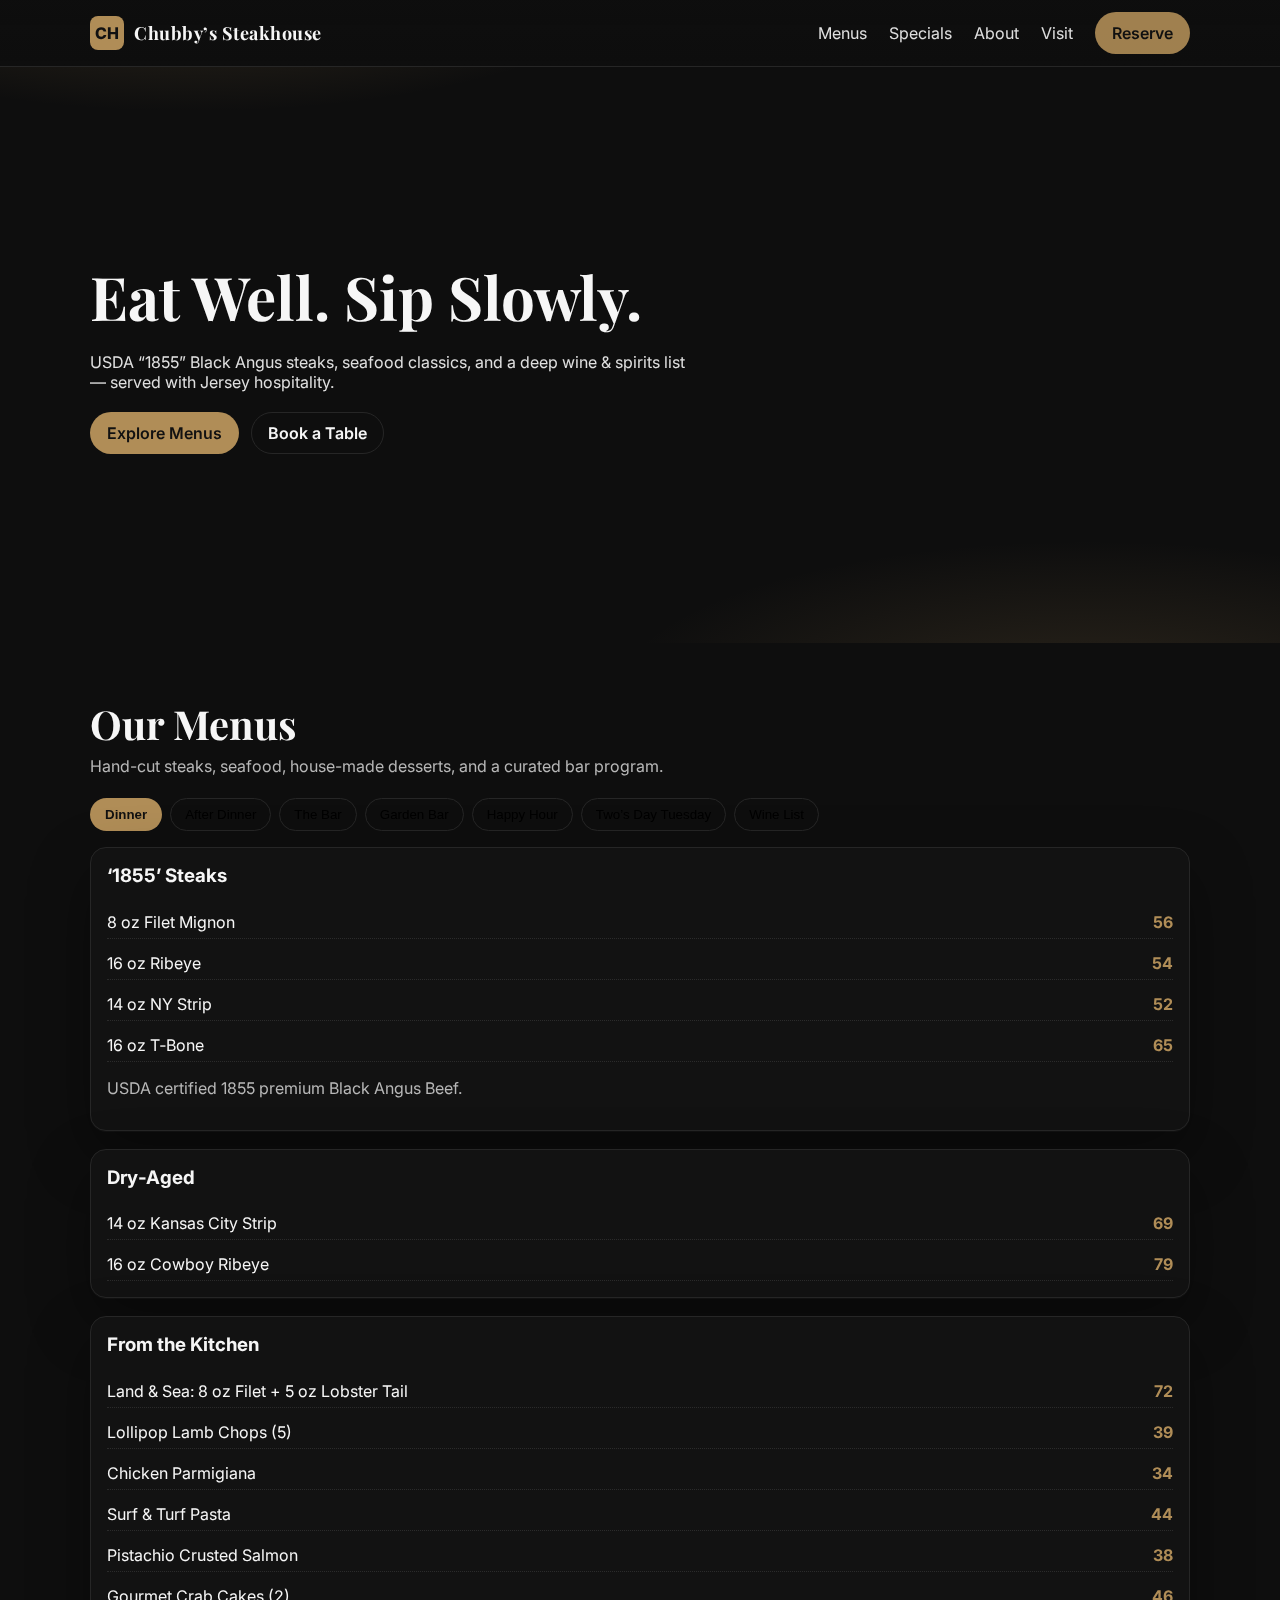
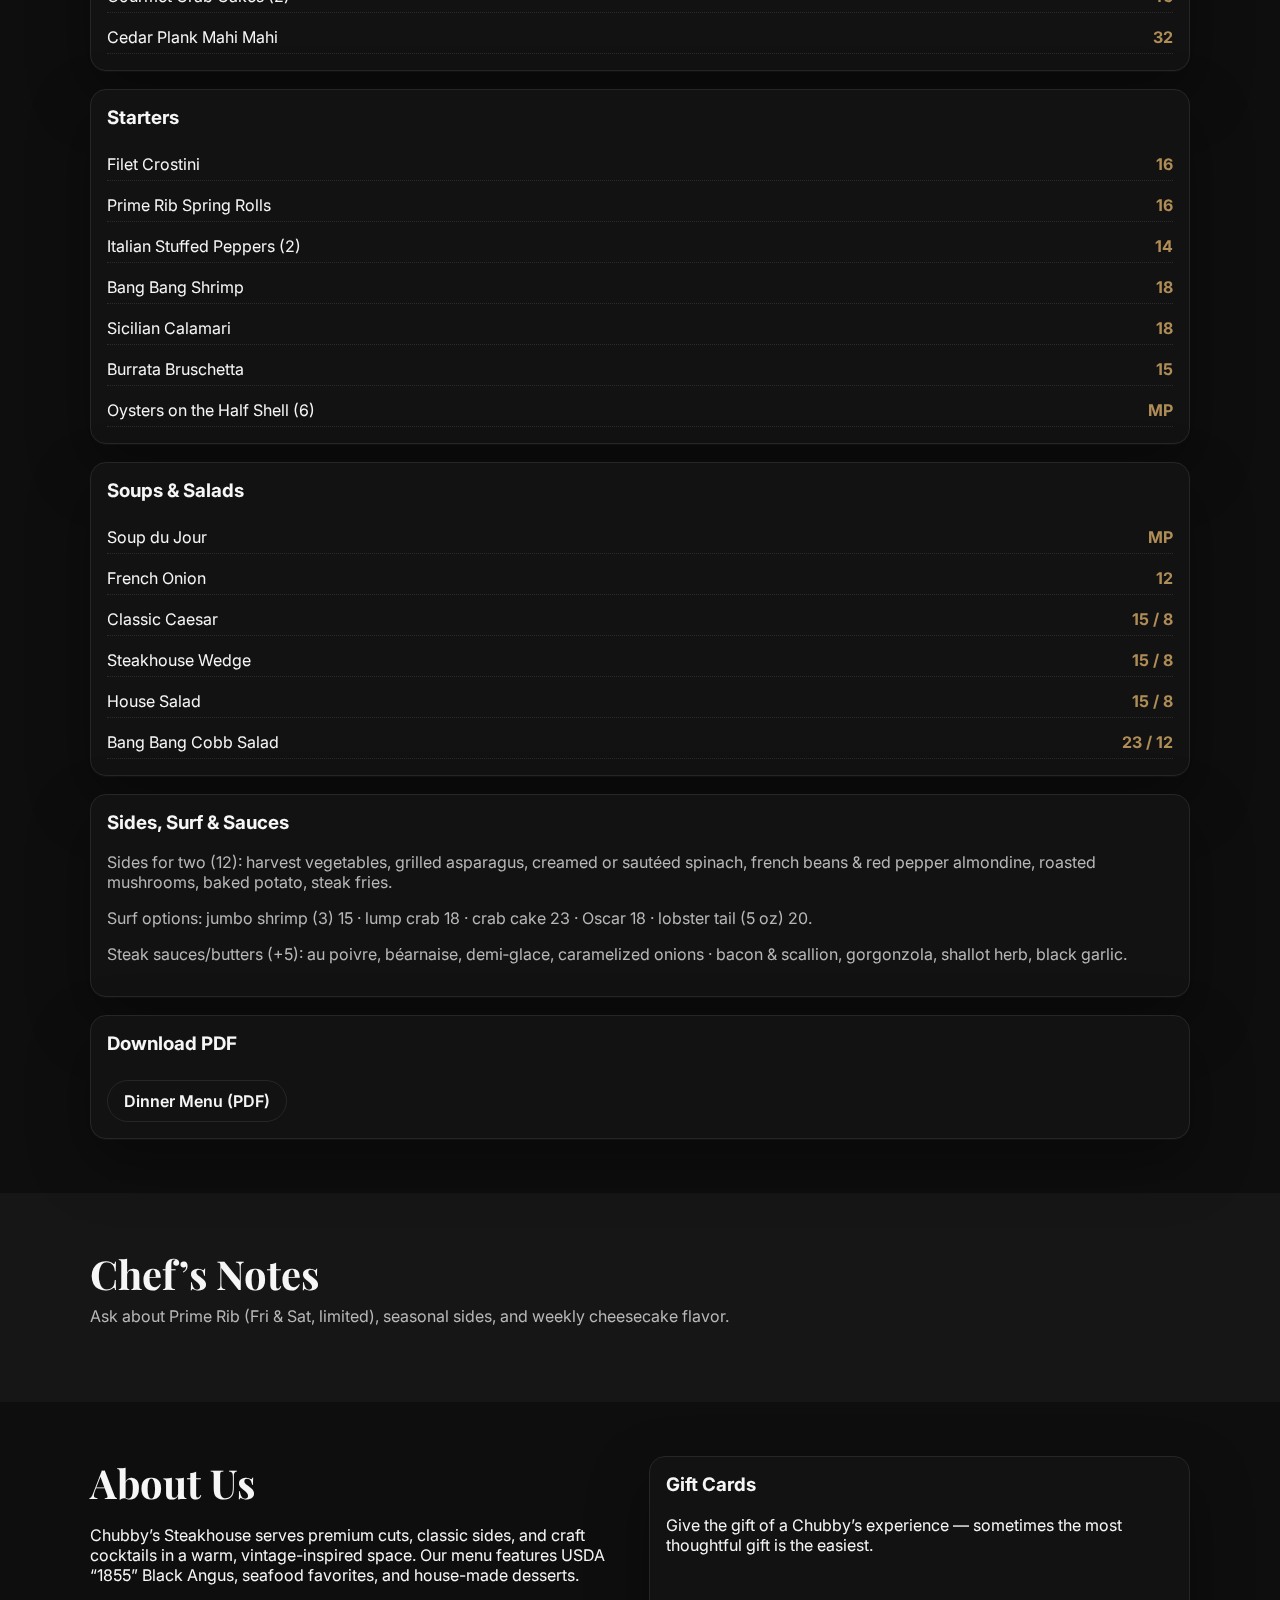
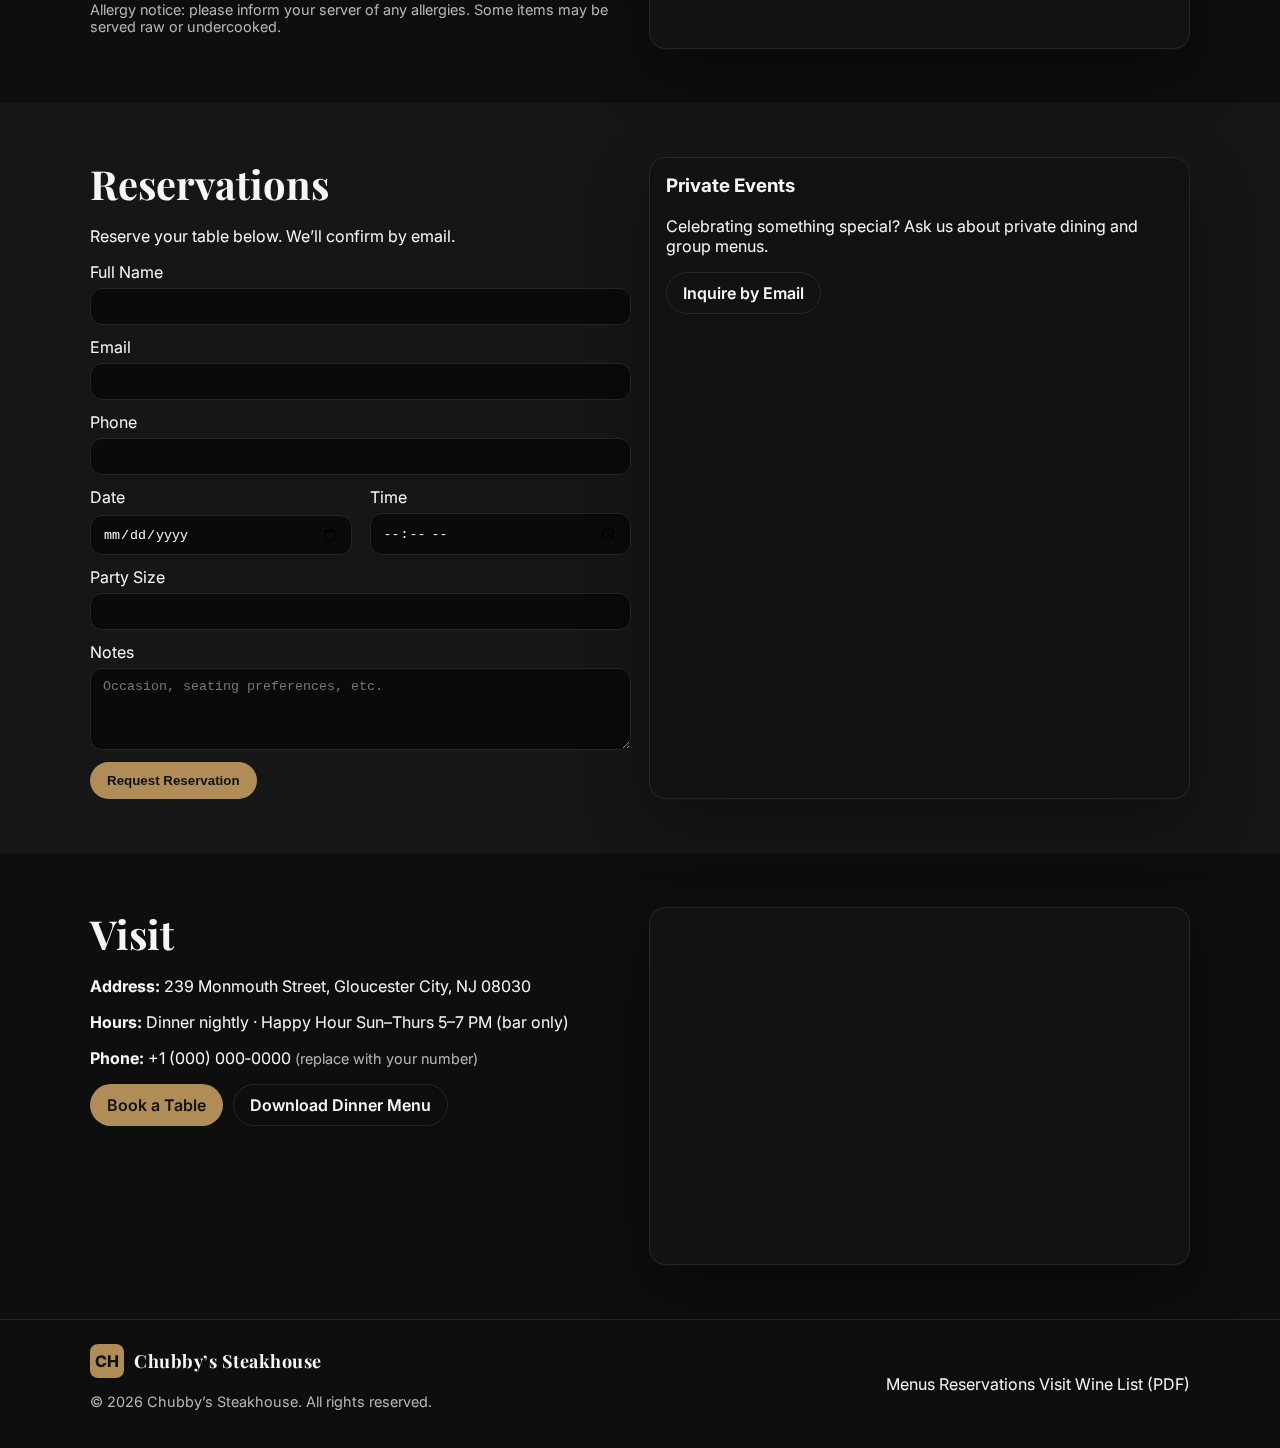
<file: index.html>
<!DOCTYPE html>
<html lang="en">
<head>
  <meta charset="utf-8" />
  <meta name="viewport" content="width=device-width, initial-scale=1" />
  <title>Chubby’s Steakhouse — Gloucester City, NJ</title>
  <meta name="description" content="Chubby’s Steakhouse — Your place. Eat well. Sip slowly. Classic steaks, seafood, and cocktails in Gloucester City, NJ." />
  <link rel="preconnect" href="https://fonts.googleapis.com">
  <link rel="preconnect" href="https://fonts.gstatic.com" crossorigin>
  <link href="https://fonts.googleapis.com/css2?family=Inter:wght@300;400;600&family=Playfair+Display:wght@500;700&display=swap" rel="stylesheet">
  <link rel="stylesheet" href="/assets/css/styles.css" />
  <meta property="og:title" content="Chubby’s Steakhouse — Gloucester City, NJ" />
  <meta property="og:description" content="Classic steaks, seafood, and cocktails. Eat well. Sip slowly." />
  <meta property="og:type" content="website" />
  <meta property="og:url" content="/" />
</head>
<body>
  <header class="site-header">
    <div class="container nav-wrap">
      <a class="brand" href="#home" aria-label="Chubby’s Steakhouse">
        <span class="brand-mark">CH</span>
        <span class="brand-text">Chubby’s Steakhouse</span>
      </a>
      <nav id="site-nav" class="nav">
        <a href="#menus">Menus</a>
        <a href="#specials">Specials</a>
        <a href="#about">About</a>
        <a href="#visit">Visit</a>
        <a class="btn btn-primary" href="#reserve">Reserve</a>
      </nav>
      <button id="nav-toggle" class="nav-toggle" aria-label="Open menu" aria-controls="site-nav" aria-expanded="false">☰</button>
    </div>
  </header>

  <main id="home">
    <section class="hero">
      <div class="container hero-inner">
        <h1>Eat Well. Sip Slowly.</h1>
        <p>USDA “1855” Black Angus steaks, seafood classics, and a deep wine & spirits list — served with Jersey hospitality.</p>
        <div class="hero-cta">
          <a class="btn btn-primary" href="#menus">Explore Menus</a>
          <a class="btn btn-ghost" href="#reserve">Book a Table</a>
        </div>
      </div>
    </section>

    <section id="menus" class="section">
      <div class="container">
        <h2 class="section-title">Our Menus</h2>
        <p class="section-subtitle">Hand-cut steaks, seafood, house-made desserts, and a curated bar program.</p>

        <!-- Tab controls -->
        <div class="tabs" role="tablist" aria-label="Menus">
          <button class="tab is-active" role="tab" aria-selected="true" aria-controls="tab-dinner" id="tab-btn-dinner">Dinner</button>
          <button class="tab" role="tab" aria-selected="false" aria-controls="tab-after" id="tab-btn-after">After Dinner</button>
          <button class="tab" role="tab" aria-selected="false" aria-controls="tab-bar" id="tab-btn-bar">The Bar</button>
          <button class="tab" role="tab" aria-selected="false" aria-controls="tab-garden" id="tab-btn-garden">Garden Bar</button>
          <button class="tab" role="tab" aria-selected="false" aria-controls="tab-happy" id="tab-btn-happy">Happy Hour</button>
          <button class="tab" role="tab" aria-selected="false" aria-controls="tab-tuesday" id="tab-btn-tuesday">Two’s Day Tuesday</button>
          <button class="tab" role="tab" aria-selected="false" aria-controls="tab-wine" id="tab-btn-wine">Wine List</button>
        </div>

        <!-- Tab panels -->
        <div class="tab-panels">
          <!-- Dinner -->
          <div class="tab-panel is-active" id="tab-dinner" role="tabpanel" aria-labelledby="tab-btn-dinner">
            <div class="grid">
              <article class="card">
                <h3>‘1855’ Steaks</h3>
                <ul class="menu-list">
                  <li><span>8 oz Filet Mignon</span><span class="price">56</span></li>
                  <li><span>16 oz Ribeye</span><span class="price">54</span></li>
                  <li><span>14 oz NY Strip</span><span class="price">52</span></li>
                  <li><span>16 oz T‑Bone</span><span class="price">65</span></li>
                </ul>
                <p class="muted">USDA certified 1855 premium Black Angus Beef.</p>
              </article>

              <article class="card">
                <h3>Dry‑Aged</h3>
                <ul class="menu-list">
                  <li><span>14 oz Kansas City Strip</span><span class="price">69</span></li>
                  <li><span>16 oz Cowboy Ribeye</span><span class="price">79</span></li>
                </ul>
              </article>

              <article class="card">
                <h3>From the Kitchen</h3>
                <ul class="menu-list">
                  <li><span>Land & Sea: 8 oz Filet + 5 oz Lobster Tail</span><span class="price">72</span></li>
                  <li><span>Lollipop Lamb Chops (5)</span><span class="price">39</span></li>
                  <li><span>Chicken Parmigiana</span><span class="price">34</span></li>
                  <li><span>Surf & Turf Pasta</span><span class="price">44</span></li>
                  <li><span>Pistachio Crusted Salmon</span><span class="price">38</span></li>
                  <li><span>Gourmet Crab Cakes (2)</span><span class="price">46</span></li>
                  <li><span>Cedar Plank Mahi Mahi</span><span class="price">32</span></li>
                </ul>
              </article>

              <article class="card">
                <h3>Starters</h3>
                <ul class="menu-list">
                  <li><span>Filet Crostini</span><span class="price">16</span></li>
                  <li><span>Prime Rib Spring Rolls</span><span class="price">16</span></li>
                  <li><span>Italian Stuffed Peppers (2)</span><span class="price">14</span></li>
                  <li><span>Bang Bang Shrimp</span><span class="price">18</span></li>
                  <li><span>Sicilian Calamari</span><span class="price">18</span></li>
                  <li><span>Burrata Bruschetta</span><span class="price">15</span></li>
                  <li><span>Oysters on the Half Shell (6)</span><span class="price">MP</span></li>
                </ul>
              </article>

              <article class="card">
                <h3>Soups & Salads</h3>
                <ul class="menu-list">
                  <li><span>Soup du Jour</span><span class="price">MP</span></li>
                  <li><span>French Onion</span><span class="price">12</span></li>
                  <li><span>Classic Caesar</span><span class="price">15 / 8</span></li>
                  <li><span>Steakhouse Wedge</span><span class="price">15 / 8</span></li>
                  <li><span>House Salad</span><span class="price">15 / 8</span></li>
                  <li><span>Bang Bang Cobb Salad</span><span class="price">23 / 12</span></li>
                </ul>
              </article>

              <article class="card">
                <h3>Sides, Surf & Sauces</h3>
                <p class="muted">Sides for two (12): harvest vegetables, grilled asparagus, creamed or sautéed spinach, french beans & red pepper almondine, roasted mushrooms, baked potato, steak fries.</p>
                <p class="muted">Surf options: jumbo shrimp (3) 15 · lump crab 18 · crab cake 23 · Oscar 18 · lobster tail (5 oz) 20.</p>
                <p class="muted">Steak sauces/butters (+5): au poivre, béarnaise, demi‑glace, caramelized onions · bacon & scallion, gorgonzola, shallot herb, black garlic.</p>
              </article>

              <article class="card pdf">
                <h3>Download PDF</h3>
                <a class="btn btn-ghost" href="/menus/Dinner Menu.pdf" target="_blank" rel="noopener">Dinner Menu (PDF)</a>
              </article>
            </div>
          </div>

          <!-- After Dinner -->
          <div class="tab-panel" id="tab-after" role="tabpanel" aria-labelledby="tab-btn-after">
            <div class="grid">
              <article class="card">
                <h3>Desserts</h3>
                <ul class="menu-list">
                  <li><span>Tiramisu</span><span class="price">12</span></li>
                  <li><span>Chocolate Mousse Cake</span><span class="price">12</span></li>
                  <li><span>Crème Brûlée</span><span class="price">12</span></li>
                  <li><span>Carrot Cake</span><span class="price">12</span></li>
                  <li><span>Cheesecake of the Week</span><span class="price">12</span></li>
                  <li><span>Old‑Fashioned Sundae</span><span class="price">10</span></li>
                  <li><span>Cracker Jack Sundae</span><span class="price">10</span></li>
                  <li><span>Dish of Ice Cream</span><span class="price">7</span></li>
                  <li><span>Sorbet (lemon or raspberry)</span><span class="price">7</span></li>
                </ul>
              </article>
              <article class="card">
                <h3>After‑Dinner Drinks</h3>
                <p class="muted">Selections include dessert wines, ports & sherries, cordials, brandy & cognac, bourbon & whiskey, single‑malt scotch, and classic cocktails (Old Fashioned, Tom Collins, Espresso Martini, Philly Special).</p>
              </article>
              <article class="card pdf">
                <h3>Download PDF</h3>
                <a class="btn btn-ghost" href="/menus/After Dinner.pdf" target="_blank" rel="noopener">After Dinner (PDF)</a>
              </article>
            </div>
          </div>

          <!-- The Bar -->
          <div class="tab-panel" id="tab-bar" role="tabpanel" aria-labelledby="tab-btn-bar">
            <div class="grid">
              <article class="card">
                <h3>Gourmet Burgers</h3>
                <ul class="menu-list">
                  <li><span>Steakhouse Burger</span><span class="price">12</span></li>
                  <li><span>Chubby’s Bacon Burger</span><span class="price">14</span></li>
                  <li><span>Black & Blue Burger</span><span class="price">12</span></li>
                  <li><span>Mushroom Swiss Burger</span><span class="price">14</span></li>
                </ul>
              </article>
              <article class="card">
                <h3>Sandwiches & Wings</h3>
                <ul class="menu-list">
                  <li><span>Signature Cheesesteak</span><span class="price">16</span></li>
                  <li><span>Prime Rib French Dip</span><span class="price">16</span></li>
                  <li><span>Grilled Chicken Sandwich</span><span class="price">14</span></li>
                  <li><span>Italian Meatball Sub</span><span class="price">14</span></li>
                  <li><span>Chicken Parm Sandwich</span><span class="price">14</span></li>
                  <li><span>Chubby’s Chicken Wings</span><span class="price">14</span></li>
                </ul>
              </article>
              <article class="card pdf">
                <h3>Download PDF</h3>
                <a class="btn btn-ghost" href="/menus/The Bar.pdf" target="_blank" rel="noopener">The Bar (PDF)</a>
              </article>
            </div>
          </div>

          <!-- Garden Bar -->
          <div class="tab-panel" id="tab-garden" role="tabpanel" aria-labelledby="tab-btn-garden">
            <div class="grid">
              <article class="card">
                <h3>Burgers & Bites</h3>
                <ul class="menu-list">
                  <li><span>Steakhouse Burger</span><span class="price">12</span></li>
                  <li><span>Chubby’s Bacon Burger</span><span class="price">14</span></li>
                  <li><span>Black & Blue Burger</span><span class="price">12</span></li>
                  <li><span>Baby Back Ribs (Half Rack)</span><span class="price">16</span></li>
                  <li><span>Prime Rib Spring Rolls</span><span class="price">16</span></li>
                </ul>
              </article>
              <article class="card">
                <h3>Sandwiches & Wings</h3>
                <ul class="menu-list">
                  <li><span>Signature Cheesesteak</span><span class="price">16</span></li>
                  <li><span>Prime Rib French Dip</span><span class="price">16</span></li>
                  <li><span>Chicken Parm Sandwich</span><span class="price">14</span></li>
                  <li><span>Crab & Brie Grilled Cheese</span><span class="price">19</span></li>
                  <li><span>Classic Sloppy Joe</span><span class="price">12</span></li>
                  <li><span>Chubby’s Famous Wings</span><span class="price">14</span></li>
                </ul>
              </article>
              <article class="card">
                <h3>Beers, Seltzers & Shots</h3>
                <p class="muted">White Claw & Surfside seltzers, domestic & craft beers (Founders All Day IPA, Dogfish Head SeaQuench) and seasonal Summer Sizzlers (Orange Crush, Batanga, Blood Orange Margarita, Crown Peach Spritz).</p>
              </article>
              <article class="card pdf">
                <h3>Download PDF</h3>
                <a class="btn btn-ghost" href="/menus/Garden Bar.pdf" target="_blank" rel="noopener">Garden Bar (PDF)</a>
              </article>
            </div>
          </div>

          <!-- Happy Hour -->
          <div class="tab-panel" id="tab-happy" role="tabpanel" aria-labelledby="tab-btn-happy">
            <div class="grid">
              <article class="card">
                <h3>Happy Hour</h3>
                <p>Sun–Thurs · 5–7 PM · Bar only</p>
                <ul class="menu-list">
                  <li><span>$3 Miller Lite</span></li>
                  <li><span>$4 Cape May IPA</span></li>
                  <li><span>$5 Smithwick’s Irish Ale</span></li>
                  <li><span>$7 House Wines</span></li>
                  <li><span>$8 Tito’s Martini</span></li>
                  <li><span>$9 Bulleit Old Fashioned</span></li>
                </ul>
              </article>
              <article class="card">
                <h3>Appetizers · $12</h3>
                <ul class="menu-list">
                  <li><span>Filet Crostini</span></li>
                  <li><span>Prime Rib Spring Rolls</span></li>
                  <li><span>Burrata Bruschetta</span></li>
                  <li><span>Italian Stuffed Peppers</span></li>
                  <li><span>Chubby’s Chicken Wings</span></li>
                </ul>
              </article>
              <article class="card pdf">
                <h3>Download PDF</h3>
                <a class="btn btn-ghost" href="/menus/Happy Hour.pdf" target="_blank" rel="noopener">Happy Hour (PDF)</a>
              </article>
            </div>
          </div>

          <!-- Two's Day Tuesday -->
          <div class="tab-panel" id="tab-tuesday" role="tabpanel" aria-labelledby="tab-btn-tuesday">
            <div class="grid">
              <article class="card">
                <h3>Two’s Day Tuesday</h3>
                <p>$129 Prix Fixe for Two · Four Courses (shared portions) · *Tax & gratuity not included.</p>
                <ul class="menu-list">
                  <li><span>First Course: Choose two</span></li>
                  <li><span>Second Course: Choose two</span></li>
                  <li><span>Main: 1855 Steaks or Mains (shared)</span></li>
                  <li><span>Dessert: Cheesecake, Crème Brûlée, Carrot Cake, Chocolate Fudge Cake</span></li>
                </ul>
              </article>
              <article class="card pdf">
                <h3>Download PDF</h3>
                <a class="btn btn-ghost" href="/menus/Two Days Tuesday.pdf" target="_blank" rel="noopener">Two’s Day Tuesday (PDF)</a>
              </article>
            </div>
          </div>

          <!-- Wine List -->
          <div class="tab-panel" id="tab-wine" role="tabpanel" aria-labelledby="tab-btn-wine">
            <div class="grid">
              <article class="card">
                <h3>By the Glass</h3>
                <ul class="menu-list">
                  <li><span>Prosecco, Mionetto (NV)</span><span class="price">10</span></li>
                  <li><span>Peter Paul Champagne (NV)</span><span class="price">16</span></li>
                  <li><span>Chardonnay, “Live Free or Die” 2020</span><span class="price">14</span></li>
                  <li><span>Sancerre 2023</span><span class="price">12</span></li>
                  <li><span>Sauvignon Blanc, Kim Crawford 2024</span><span class="price">10</span></li>
                  <li><span>Cabernet, Josh Cellars 2021</span><span class="price">14</span></li>
                  <li><span>Merlot, Decoy 2021</span><span class="price">12</span></li>
                  <li><span>Pinot Noir, Federalist 2022</span><span class="price">12</span></li>
                  <li><span>Rosé, Gérard Bertrand</span><span class="price">12</span></li>
                </ul>
              </article>
              <article class="card">
                <h3>By the Bottle (Highlights)</h3>
                <ul class="menu-list">
                  <li><span>Veuve Clicquot Brut (NV)</span><span class="price">95</span></li>
                  <li><span>Far Niente Chardonnay 2022</span><span class="price">79</span></li>
                  <li><span>Peter Paul Bacigalupi Chardonnay 2021</span><span class="price">48</span></li>
                  <li><span>Santa Margherita Pinot Grigio 2023</span><span class="price">42</span></li>
                  <li><span>Caymus Cabernet Sauvignon 2022</span><span class="price">140</span></li>
                  <li><span>Joseph Phelps Cabernet Sauvignon 2021</span><span class="price">135</span></li>
                  <li><span>Jordan Cabernet 2020</span><span class="price">110</span></li>
                  <li><span>La Crema Pinot Noir 2022</span><span class="price">42</span></li>
                </ul>
                <p class="muted small">Selections subject to change without notice. Corkage policy available upon request.</p>
              </article>
              <article class="card pdf">
                <h3>Download PDF</h3>
                <a class="btn btn-ghost" href="/menus/Wine List.pdf" target="_blank" rel="noopener">Wine List (PDF)</a>
              </article>
            </div>
          </div>
        </div>
      </div>
    </section>

    <section id="specials" class="section alt">
      <div class="container">
        <h2 class="section-title">Chef’s Notes</h2>
        <p class="section-subtitle">Ask about Prime Rib (Fri & Sat, limited), seasonal sides, and weekly cheesecake flavor.</p>
      </div>
    </section>

    <section id="about" class="section">
      <div class="container grid grid-2">
        <div>
          <h2 class="section-title">About Us</h2>
          <p>Chubby’s Steakhouse serves premium cuts, classic sides, and craft cocktails in a warm, vintage-inspired space. Our menu features USDA “1855” Black Angus, seafood favorites, and house-made desserts.</p>
          <p class="muted small">Allergy notice: please inform your server of any allergies. Some items may be served raw or undercooked.</p>
        </div>
        <div class="card">
          <h3>Gift Cards</h3>
          <p>Give the gift of a Chubby’s experience — sometimes the most thoughtful gift is the easiest.</p>
        </div>
      </div>
    </section>

    <section id="reserve" class="section alt">
      <div class="container grid grid-2">
        <div>
          <h2 class="section-title">Reservations</h2>
          <p>Reserve your table below. We’ll confirm by email.</p>
          <form name="reservation" method="POST" data-netlify="true" netlify-honeypot="bot-field" class="form">
            <input type="hidden" name="form-name" value="reservation" />
            <p class="hidden"><label>Don’t fill this out: <input name="bot-field" /></label></p>
            <label>Full Name <input type="text" name="name" required /></label>
            <label>Email <input type="email" name="email" required /></label>
            <label>Phone <input type="tel" name="phone" required /></label>
            <div class="grid grid-2">
              <label>Date <input type="date" name="date" required /></label>
              <label>Time <input type="time" name="time" required /></label>
            </div>
            <label>Party Size <input type="number" name="party" min="1" max="20" required /></label>
            <label>Notes <textarea name="notes" rows="4" placeholder="Occasion, seating preferences, etc."></textarea></label>
            <button class="btn btn-primary" type="submit">Request Reservation</button>
          </form>
        </div>
        <div class="card">
          <h3>Private Events</h3>
          <p>Celebrating something special? Ask us about private dining and group menus.</p>
          <a class="btn btn-ghost" href="mailto:events@example.com">Inquire by Email</a>
        </div>
      </div>
    </section>

    <section id="visit" class="section">
      <div class="container grid grid-2">
        <div>
          <h2 class="section-title">Visit</h2>
          <p><strong>Address:</strong> 239 Monmouth Street, Gloucester City, NJ 08030</p>
          <p><strong>Hours:</strong> Dinner nightly · Happy Hour Sun–Thurs 5–7 PM (bar only)</p>
          <p><strong>Phone:</strong> <a href="tel:+1-000-000-0000">+1 (000) 000‑0000</a> <span class="muted small">(replace with your number)</span></p>
          <div class="btn-row">
            <a class="btn btn-primary" href="#reserve">Book a Table</a>
            <a class="btn btn-ghost" href="/menus/Dinner Menu.pdf" target="_blank" rel="noopener">Download Dinner Menu</a>
          </div>
        </div>
        <div class="map-embed card">
          <iframe
            title="Map"
            src="https://maps.google.com/maps?q=239%20Monmouth%20Street%2C%20Gloucester%20City%2C%20NJ%2008030&t=&z=14&ie=UTF8&iwloc=&output=embed"
            loading="lazy"
            referrerpolicy="no-referrer-when-downgrade"></iframe>
        </div>
      </div>
    </section>
  </main>

  <footer class="site-footer">
    <div class="container footer-grid">
      <div>
        <div class="brand brand-footer">
          <span class="brand-mark">CH</span>
          <span class="brand-text">Chubby’s Steakhouse</span>
        </div>
        <p class="muted small">© <span id="year"></span> Chubby’s Steakhouse. All rights reserved.</p>
      </div>
      <div class="footer-links">
        <a href="#menus">Menus</a>
        <a href="#reserve">Reservations</a>
        <a href="#visit">Visit</a>
        <a href="/menus/Wine List.pdf" target="_blank" rel="noopener">Wine List (PDF)</a>
      </div>
    </div>
  </footer>

  <script src="/assets/js/main.js"></script>
</body>
</html>
</file>
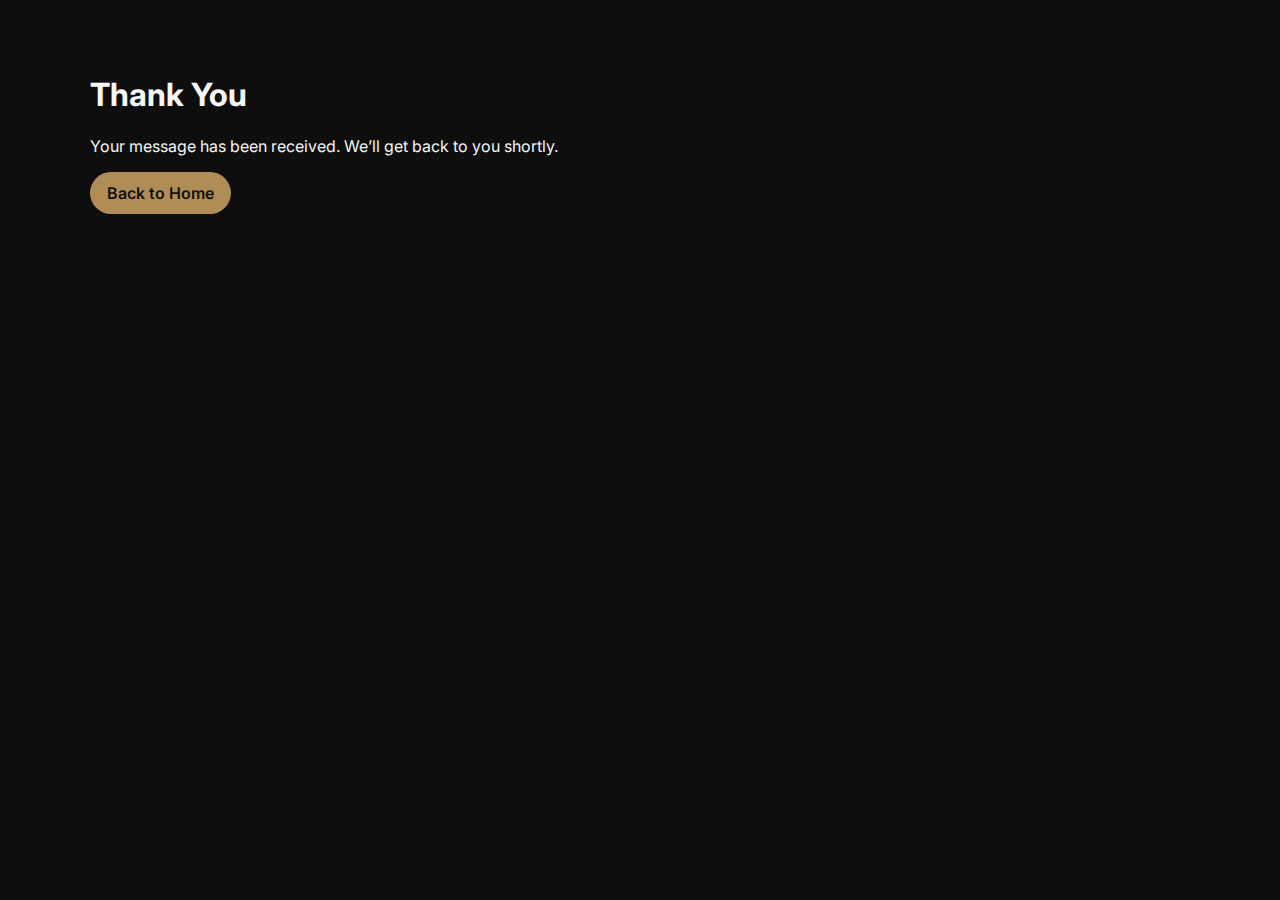
<file: thanks.html>
<!DOCTYPE html>
<html lang="en">
<head>
  <meta charset="utf-8" />
  <meta name="viewport" content="width=device-width, initial-scale=1" />
  <title>Thank You — Chubby’s Steakhouse</title>
  <link href="https://fonts.googleapis.com/css2?family=Inter:wght@300;400;600&family=Playfair+Display:wght@500;700&display=swap" rel="stylesheet">
  <link rel="stylesheet" href="/assets/css/styles.css" />
</head>
<body class="alt">
  <main class="section">
    <div class="container text-center">
      <h1>Thank You</h1>
      <p>Your message has been received. We’ll get back to you shortly.</p>
      <a class="btn btn-primary" href="/">Back to Home</a>
    </div>
  </main>
</body>
</html>
</file>
<file: assets/css/styles.css>
/* Chubby’s Steakhouse — styles */
:root{
  --bg:#0e0e0e;
  --bg-alt:#161616;
  --text:#f6f6f6;
  --muted:#b7b7b7;
  --accent:#b08d57; /* warm gold */
  --card:#121212;
  --border:#262626;
}

*{box-sizing:border-box}
html,body{margin:0;padding:0;color:var(--text);background:var(--bg);font-family:Inter,system-ui,-apple-system,Segoe UI,Roboto,Arial,sans-serif}
img{max-width:100%;display:block}
a{color:inherit;text-decoration:none}
.container{width:min(1100px,92%);margin-inline:auto}

.site-header{
  position:sticky;top:0;z-index:50;
  background:linear-gradient(180deg, rgba(14,14,14,.98), rgba(14,14,14,.85));
  border-bottom:1px solid var(--border);
  backdrop-filter:saturate(140%) blur(6px);
}
.nav-wrap{display:flex;align-items:center;justify-content:space-between;padding:12px 0}
.brand{display:flex;align-items:center;gap:10px;font-weight:700;letter-spacing:.5px}
.brand .brand-mark{display:inline-grid;place-items:center;width:34px;height:34px;border-radius:8px;background:var(--accent);color:#111;font-weight:800}
.brand-text{font-family:"Playfair Display",serif;font-size:18px}
.nav{display:flex;gap:22px;align-items:center}
.nav a{opacity:.9}
.nav a:hover{opacity:1}
.nav-toggle{display:none;background:none;border:none;color:var(--text);font-size:26px}

.btn{display:inline-flex;align-items:center;justify-content:center;gap:8px;padding:10px 16px;border-radius:999px;border:1px solid var(--border);transition:all .15s ease;font-weight:600}
.btn-primary{background:var(--accent);color:#111;border-color:transparent}
.btn-primary:hover{transform:translateY(-1px)}
.btn-ghost{background:transparent;color:var(--text)}
.btn-row{display:flex;gap:10px;flex-wrap:wrap;margin-top:10px}

.hero{
  min-height:64svh;display:grid;align-items:center;
  background:
    radial-gradient(1200px 400px at 15% -20%, rgba(176,141,87,.25), transparent 40%),
    radial-gradient(1200px 400px at 85% 110%, rgba(176,141,87,.18), transparent 40%);
}
.hero-inner{padding:64px 0}
.hero h1{font-family:"Playfair Display",serif;font-size:clamp(36px,5vw,60px);margin:0 0 12px}
.hero p{max-width:60ch;opacity:.9}
.hero-cta{margin-top:20px;display:flex;gap:12px;flex-wrap:wrap}

.section{padding:54px 0}
.section.alt{background:var(--bg-alt)}
.section-title{font-family:"Playfair Display",serif;font-size:clamp(28px,3.5vw,40px);margin:0 0 6px}
.section-subtitle{color:var(--muted);margin:0 0 22px}

.grid{display:grid;gap:18px}
.grid-2{grid-template-columns:repeat(2,minmax(0,1fr))}
@media (max-width:880px){.grid-2{grid-template-columns:1fr}}

.card{
  background:var(--card);border:1px solid var(--border);
  border-radius:16px;padding:16px 16px;
  box-shadow:0 1px 0 rgba(255,255,255,.03), 0 24px 60px rgba(0,0,0,.35);
}
.card h3{margin-top:0}
.card.pdf .btn{margin-top:6px}

.menu-list{list-style:none;margin:0;padding:0;display:grid;gap:8px}
.menu-list li{display:flex;justify-content:space-between;gap:12px;border-bottom:1px dotted #2b2b2b;padding:6px 0}
.menu-list .price{color:var(--accent);font-weight:700}

.muted{color:var(--muted)}
.small{font-size:.9rem}
.hidden{display:none}

.tabs{display:flex;gap:8px;flex-wrap:wrap;margin-bottom:16px}
.tab{background:transparent;border:1px solid var(--border);border-radius:999px;padding:8px 14px;cursor:pointer}
.tab.is-active{background:var(--accent);color:#111;border-color:transparent;font-weight:700}
.tab-panels .tab-panel{display:none}
.tab-panels .tab-panel.is-active{display:block}

.form label{display:grid;gap:6px;margin-bottom:12px}
.form input,.form textarea{background:#0a0a0a;border:1px solid var(--border);border-radius:12px;padding:10px 12px;color:var(--text)}
.form input:focus,.form textarea:focus{outline:2px solid var(--accent);outline-offset:2px}

.map-embed iframe{width:100%;height:320px;border:0;border-radius:12px}

.site-footer{border-top:1px solid var(--border);padding:24px 0;background:linear-gradient(0deg, rgba(14,14,14,.98), rgba(14,14,14,.85))}
.footer-grid{display:flex;justify-content:space-between;align-items:center;gap:16px;flex-wrap:wrap}
.brand-footer{margin-bottom:6px}

@media (max-width:860px){
  .nav{display:none;position:absolute;inset:60px 12px auto 12px;background:var(--bg-alt);border:1px solid var(--border);border-radius:14px;padding:12px;flex-direction:column}
  .nav.show{display:flex}
  .nav-toggle{display:block}
}
</file>
